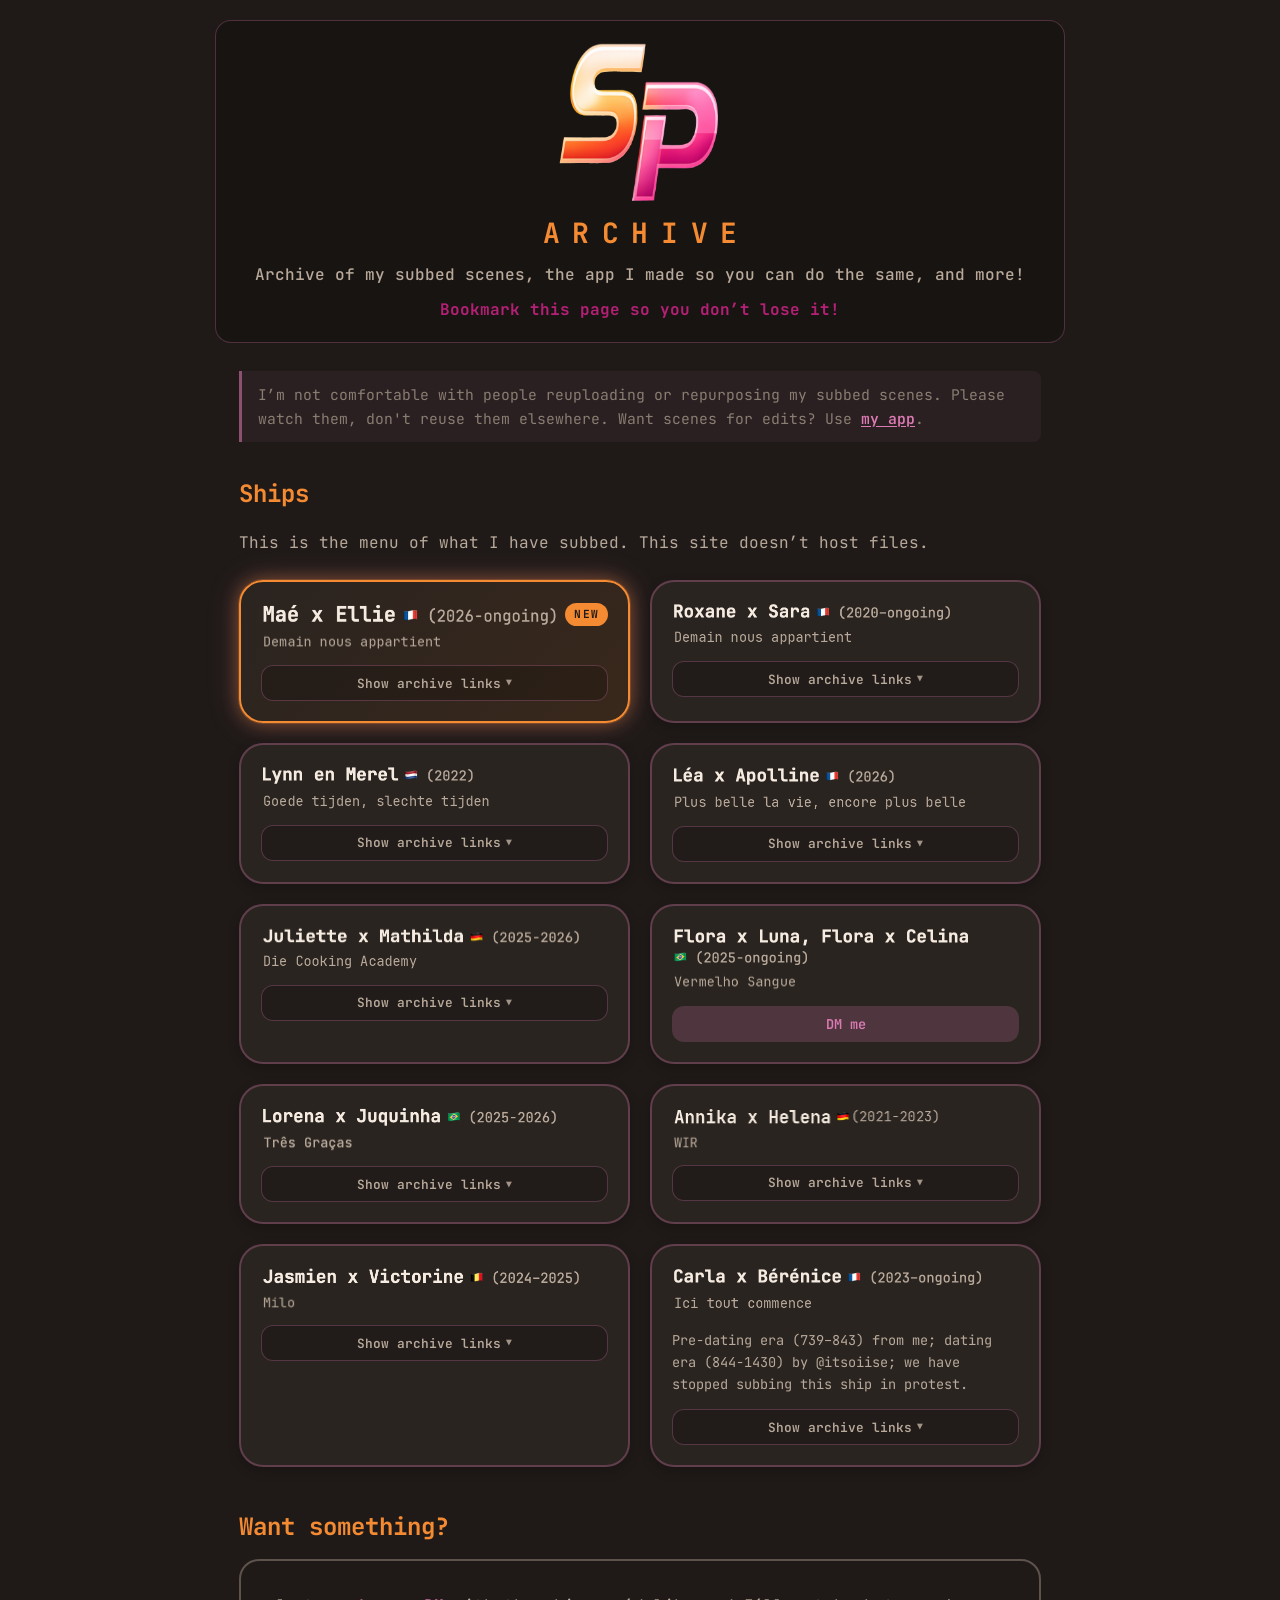
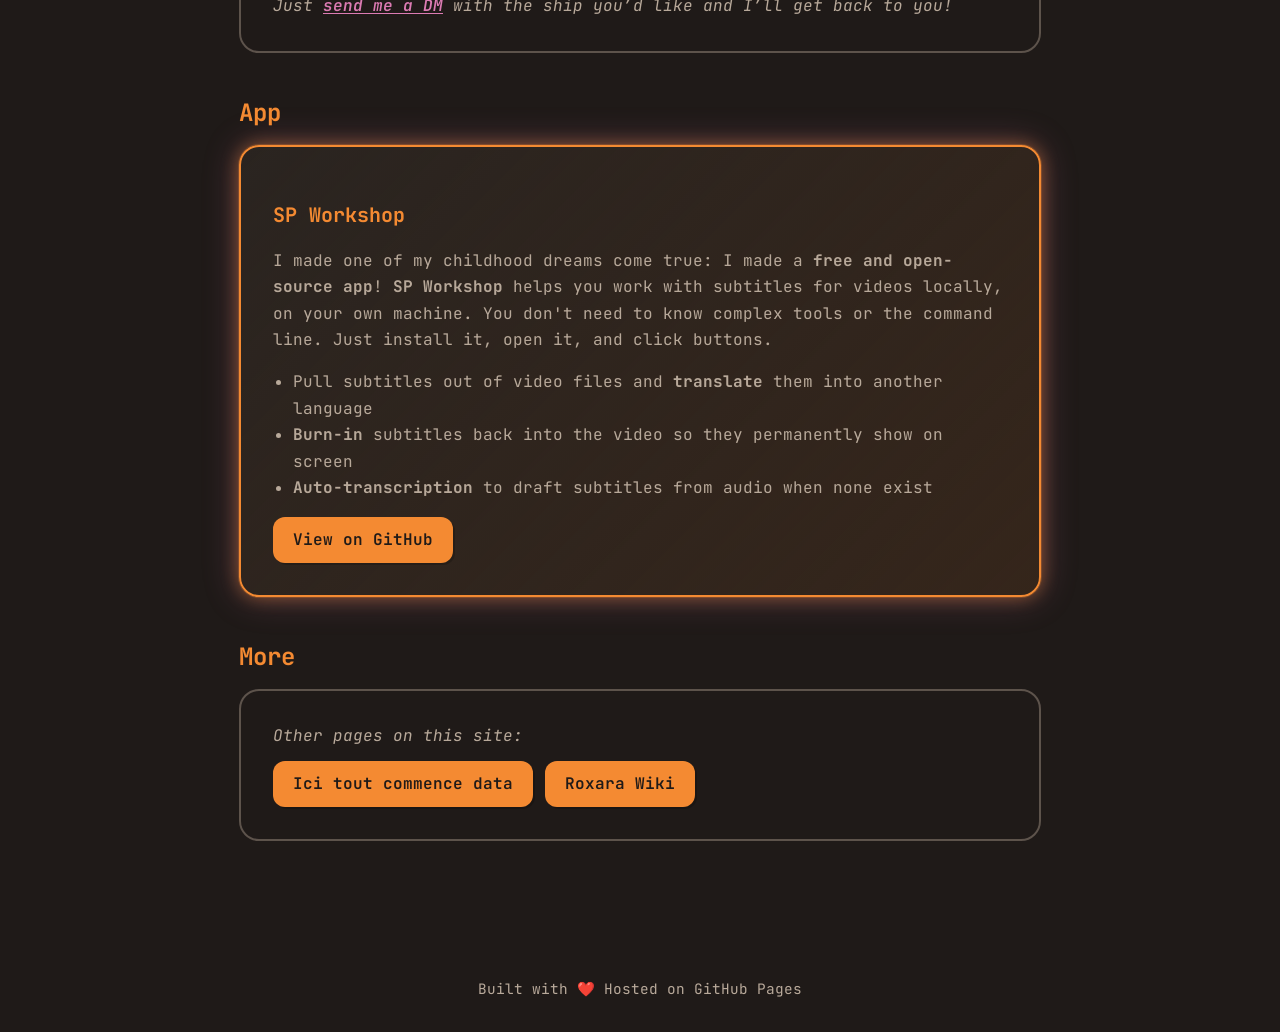
<file: index.html>
<!DOCTYPE html>
<!-- Publish: git add styles.css index.html && git commit -m "Latest site updates" && git push origin main -->
<html lang="en">
<head>
  <!-- head -->
  <meta charset="UTF-8">
  <meta name="viewport" content="width=device-width, initial-scale=1.0">
  <meta name="robots" content="noimageindex">
  <title>SP Landing</title>
  <link rel="icon" href="/images/logo-v6_2.png?v=8" type="image/png" sizes="1024x1024">
  <link rel="apple-touch-icon" href="/images/logo-v6_2.png?v=9">

  <link rel="stylesheet" href="styles.css?v=65">
  <link rel="preconnect" href="https://fonts.googleapis.com">
  <link rel="preconnect" href="https://fonts.gstatic.com" crossorigin>
  <link href="https://fonts.googleapis.com/css2?family=JetBrains+Mono:wght@400;500;600;700&display=swap" rel="stylesheet">
</head>
<body>
  <!-- logo -->
  <header>
    <div class="hero-inner">
      <h1 class="site-banner">
        <div class="logo-wrap">
          <img src="/images/logo-v6_2.png?v=9" alt="SP - slappepolsen's archive" class="site-logo-img" width="1024" height="1024" decoding="async">
        </div>
        <span class="archive-title">ARCHIVE</span>
      </h1>
      <p class="tagline">Archive of my subbed scenes, the app I made so you can do the same, and more!</p>
      <p class="bookmark-hint">Bookmark this page so you don’t lose it!</p>
    </div>
  </header>

  <!-- main -->
  <main>
    <blockquote class="page-note">
      <p>I’m not comfortable with people reuploading or repurposing my subbed scenes. Please watch them, don't reuse them elsewhere. Want scenes for edits? Use <a href="#app">my app</a>.</p>
    </blockquote>
    <!-- ships -->
    <section id="ships" class="section">
      <h2>Ships</h2>
      <p class="section-intro">This is the menu of what I have subbed. This site doesn’t host files.</p>
      <div class="ship-grid">
        <article class="ship-card ship-card--new">
          <div class="ship-content">
            <h3>
              <img class="ship-name" src="/images/ships/me.png" alt="" width="259" height="21" decoding="async">
              <span class="ship-new-badge">New</span>
            </h3>
            <img class="ship-show" src="/images/shows/rs.png" alt="" width="182" height="24" decoding="async">
            <details class="ship-archive">
              <summary class="ship-archive-summary">Show archive links</summary>
              <div class="ship-archive-stack" role="group" aria-label="Subbed clips archive">
                <a href="https://drive.google.com/drive/folders/1iQRsmG6mcmPzmFEVxaIiA6pqY-mNQBLS" class="ship-link ship-link--archive" target="_blank" rel="noopener noreferrer">Google Drive</a>
              </div>
            </details>
          </div>
        </article>

        <article class="ship-card">
          <div class="ship-content">
            <h3><img class="ship-name" src="/images/ships/rs.png" alt="" width="280" height="20" decoding="async"></h3>
            <img class="ship-show" src="/images/shows/rs.png" alt="" width="182" height="24" decoding="async">
            <details class="ship-archive">
              <summary class="ship-archive-summary">Show archive links</summary>
              <div class="ship-archive-stack" role="group" aria-label="Google Drive folders by episode range">
                <a href="https://drive.google.com/drive/u/5/folders/1diksIqbkgUzxgyTc0QwGzxMrto0zjou2" class="ship-link ship-link--archive" target="_blank" rel="noopener noreferrer">1</a>
                <a href="https://drive.google.com/drive/u/5/folders/1KJTfgGr6PJChS2Y0EFQhUF4gZ69anzTd" class="ship-link ship-link--archive" target="_blank" rel="noopener noreferrer">2</a>
                <a href="https://drive.google.com/drive/u/5/folders/1EneAk29c0duD5KR3u5atwDvj4R58VdaF" class="ship-link ship-link--archive" target="_blank" rel="noopener noreferrer">3</a>
                <a href="https://drive.google.com/drive/u/5/folders/1H8QeHTMH8fcSukjvWxzI3VFJ0Y5z62Vg" class="ship-link ship-link--archive" target="_blank" rel="noopener noreferrer">4</a>
                <a href="https://drive.google.com/drive/u/5/folders/1pUuwDYg0fLdz8GgdOcMj-SrX4BvqmKPq" class="ship-link ship-link--archive" target="_blank" rel="noopener noreferrer">5</a>
              </div>
            </details>
          </div>
        </article>

        <article class="ship-card">
          <div class="ship-content">
            <h3><img class="ship-name" src="/images/ships/lm.png" alt="" width="214" height="21" decoding="async"></h3>
            <img class="ship-show" src="/images/shows/lm.png?v=2" alt="" width="231" height="24" decoding="async">
            <details class="ship-archive">
              <summary class="ship-archive-summary">Show archive links</summary>
              <div class="ship-archive-stack" role="group" aria-label="Subbed clips archive">
                <a href="https://drive.google.com/drive/folders/1RRWy4MaoSENPTz7QhD-xjDiULBvlFqBI?usp=sharing" class="ship-link ship-link--archive" target="_blank" rel="noopener noreferrer">Google Drive</a>
              </div>
            </details>
          </div>
        </article>

        <article class="ship-card">
          <div class="ship-content">
            <h3><img class="ship-name" src="/images/ships/la.png" alt="" width="224" height="22" decoding="async"></h3>
            <img class="ship-show" src="/images/shows/la.png?v=2" alt="" width="296" height="24" decoding="async">
            <details class="ship-archive">
              <summary class="ship-archive-summary">Show archive links</summary>
              <div class="ship-archive-stack" role="group" aria-label="Subbed clips archive">
                <a href="https://drive.google.com/drive/folders/1MuvexrOhOiXcAwssu8mx_FdeSqBE9ZDk?usp=drive_link" class="ship-link ship-link--archive" target="_blank" rel="noopener noreferrer">Google Drive</a>
              </div>
            </details>
          </div>
        </article>

        <article class="ship-card">
          <div class="ship-content">
            <h3><img class="ship-name" src="/images/ships/jm.png" alt="" width="320" height="20" decoding="async"></h3>
            <img class="ship-show" src="/images/shows/jm.png" alt="" width="158" height="24" decoding="async">
            <details class="ship-archive">
              <summary class="ship-archive-summary">Show archive links</summary>
              <div class="ship-archive-stack" role="group" aria-label="Subbed clips archive">
                <a href="https://drive.google.com/drive/folders/1BVjwZ5kk0U0KdSgSIFUlBOPeFzB6vy5g?usp=drive_link" class="ship-link ship-link--archive" target="_blank" rel="noopener noreferrer">Google Drive</a>
              </div>
            </details>
          </div>
        </article>

        <article class="ship-card">
          <div class="ship-content">
            <h3><img class="ship-name" src="/images/ships/fl.png" alt="" width="298" height="41" decoding="async"></h3>
            <img class="ship-show" src="/images/shows/fl.png" alt="" width="126" height="24" decoding="async">
            <a href="https://x.com/messages/compose?recipient_id=1687460884883365888" class="ship-link" target="_blank" rel="noopener noreferrer">DM me</a>
          </div>
        </article>

        <article class="ship-card">
          <div class="ship-content">
            <h3><img class="ship-name" src="/images/ships/lj.png" alt="" width="297" height="21" decoding="async"></h3>
            <img class="ship-show" src="/images/shows/tg.png" alt="" width="93" height="24" decoding="async">
            <details class="ship-archive">
              <summary class="ship-archive-summary">Show archive links</summary>
              <div class="ship-archive-stack" role="group" aria-label="Gofile compilations">
                <a href="https://gofile.io/d/4Op5vZ5e" class="ship-link ship-link--archive" target="_blank" rel="noopener noreferrer">Gofile compile ep. 33-50 (watermarked)</a>
                <a href="https://gofile.io/d/GcxPF9NK" class="ship-link ship-link--archive" target="_blank" rel="noopener noreferrer">Gofile compile ep. 53-83</a>
              </div>
            </details>
          </div>
        </article>

        <article class="ship-card">
          <div class="ship-content">
            <h3><img class="ship-name" src="/images/ships/ah.png?v=3" alt="" width="270" height="20" decoding="async"></h3>
            <img class="ship-show" src="/images/shows/ah.png" alt="" width="28" height="24" decoding="async">
            <details class="ship-archive">
              <summary class="ship-archive-summary">Show archive links</summary>
              <div class="ship-archive-stack" role="group" aria-label="Subbed clips archive">
                <a href="https://drive.google.com/drive/folders/1qWfG_SepPJStQTXX8Nxu5h0m6cuhs4k4?usp=sharing" class="ship-link ship-link--archive" target="_blank" rel="noopener noreferrer">Google Drive</a>
              </div>
            </details>
          </div>
        </article>

        <article class="ship-card">
          <div class="ship-content">
            <h3><img class="ship-name" src="/images/ships/jv.png" alt="" width="320" height="20" decoding="async"></h3>
            <img class="ship-show" src="/images/shows/jv.png" alt="" width="36" height="24" decoding="async">
            <details class="ship-archive">
              <summary class="ship-archive-summary">Show archive links</summary>
              <div class="ship-archive-stack" role="group" aria-label="Subbed clips archive">
                <a href="https://drive.google.com/drive/folders/1nrF7_iJtTFs4cxCz68pfp3gTjmLeyBkq" class="ship-link ship-link--archive" target="_blank" rel="noopener noreferrer">Google Drive</a>
              </div>
            </details>
          </div>
        </article>

        <article class="ship-card">
          <div class="ship-content">
            <h3><img class="ship-name" src="/images/ships/cb.png" alt="" width="311" height="21" decoding="async"></h3>
            <img class="ship-show" src="/images/shows/cb.png" alt="" width="142" height="24" decoding="async">
            <p class="ship-meta">Pre-dating era (739–843) from me; dating era (844-1430) by @itsoiise; we have stopped subbing this ship in protest.</p>
            <details class="ship-archive">
              <summary class="ship-archive-summary">Show archive links</summary>
              <div class="ship-archive-stack" role="group" aria-label="MEGA and fan updates">
                <a href="https://mega.nz/folder/c7dG3ZqA#QUT_Y7oYmTsNNB8izIj5YQ" class="ship-link ship-link--archive" target="_blank" rel="noopener noreferrer">MEGA pre-dating era (739–843)</a>
                <a href="https://x.com/itsoiise" class="ship-link ship-link--social" target="_blank" rel="noopener noreferrer">@itsoiise dating era (844+)</a>
              </div>
            </details>
          </div>
        </article>

      </div>
    </section>

    <!-- dm -->
    <section id="dm" class="section highlight-section">
      <h2>Want something?</h2>
      <div class="more-box">
        <p>Just <a href="https://x.com/messages/compose?recipient_id=1687460884883365888" target="_blank" rel="noopener noreferrer">send me a DM</a> with the ship you’d like and I’ll get back to you!</p>
      </div>
    </section>

    <!-- app block -->
    <section id="app" class="section highlight-section">
      <h2>App</h2>
      <div class="app-box">
        <div class="app-content">
          <h3>SP Workshop</h3>
          <p>I made one of my childhood dreams come true: I made a <strong>free and open-source app</strong>! <strong>SP Workshop</strong> helps you work with subtitles for videos locally, on your own machine. You don't need to know complex tools or the command line. Just install it, open it, and click buttons.</p>
          <ul>
            <li>Pull subtitles out of video files and <strong>translate</strong> them into another language</li>
            <li><strong>Burn-in</strong> subtitles back into the video so they permanently show on screen</li>
            <li><strong>Auto-transcription</strong> to draft subtitles from audio when none exist</li>
          </ul>
          <a href="https://github.com/slappepolsen/sp-workshop" class="app-link" target="_blank" rel="noopener noreferrer">
            View on GitHub
          </a>
        </div>
      </div>
    </section>

    <!-- more -->
    <section id="more" class="section">
      <h2>More</h2>
      <div class="more-box">
        <p>Other pages on this site:</p>
        <div class="more-links">
          <a href="/itc-credits" class="app-link">Ici tout commence data</a>
          <a href="/roxara" class="app-link">Roxara Wiki</a>
        </div>
      </div>
    </section>
  </main>

  <!-- footer -->
  <footer>
    <p>Built with ❤️ Hosted on GitHub Pages</p>
  </footer>
</body>
</html>
</file>
<file: styles.css>
@import url('https://fonts.googleapis.com/css2?family=JetBrains+Mono:wght@400;500;600&display=swap');

/* palette */
:root {
  --red: #df4300; --red-d: #be3900;
  --orange: #f48a32; --orange-d: #cf752b;
  --pink: #dc7bb3; --pink-d: #bb6998;
  --purple: #c46ea1; --dark-pink: #b42075; --dark-pink-d: #991b63;
  --bg: #1f1a18; --card: #2a2420; --text: #f5ebe0; --muted: #b8a99a; --muted2: #8a7e72;
  --heading-section: 1.5rem;
  --heading-hero: 1.75rem;
  --intro-text: 1rem;
  --page-max: 850px;
  --page-pad-inline: 1.5rem;
}

*, *::before, *::after { box-sizing: border-box; }
body { margin: 0; font-family: 'JetBrains Mono', monospace; background: var(--bg); color: var(--text); line-height: 1.65; min-height: 100vh; }

/* logo */
.site-banner {
  margin: 0;
  font-size: 100%;
  font-weight: inherit;
  display: flex;
  flex-direction: column;
  align-items: center;
  gap: 0.25rem;
  line-height: 1.1;
}
.logo-wrap {
  max-width: min(168px, 38vw);
  flex-shrink: 0;
  line-height: 0;
}
.site-logo-img {
  display: block;
  width: 100%;
  height: auto;
}
.archive-title {
  font-family: 'JetBrains Mono', monospace;
  font-size: var(--heading-hero);
  font-weight: 700;
  letter-spacing: 0.45em;
  text-indent: 0.45em;
  line-height: 1.25;
  text-transform: uppercase;
  color: var(--orange);
}
.tagline { 
  font-family: 'JetBrains Mono', monospace; 
  font-weight: 500; 
  color: var(--muted); 
  margin: 0.75rem 0 0; 
  font-size: var(--intro-text);
  line-height: 1.65;
}
.bookmark-hint {
  font-family: 'JetBrains Mono', monospace;
  font-weight: 700;
  color: var(--dark-pink);
  margin: 0.65rem 0 0;
  font-size: 1rem;
  line-height: 1.5;
}
.page-note {
  margin: 0 0 2rem;
  padding: 0.75rem 1rem;
  border-left: 3px solid rgba(220, 123, 179, 0.55);
  background: rgba(220, 123, 179, 0.06);
  border-radius: 0 8px 8px 0;
  color: var(--muted2);
}
.page-note p {
  margin: 0;
  font-size: 0.92rem;
  line-height: 1.6;
}
.page-note a {
  color: var(--pink);
  font-weight: 600;
  text-decoration: underline;
  text-underline-offset: 0.15em;
}
.page-note a:hover {
  color: var(--orange);
}

/* page shell */
header { padding: 1.25rem var(--page-pad-inline) 0.5rem; }
.hero-inner {
  max-width: var(--page-max);
  margin-left: auto;
  margin-right: auto;
  padding: 1.35rem 1.35rem 1.25rem;
  background: rgba(0, 0, 0, 0.22);
  border: 1px solid rgba(220, 123, 179, 0.28);
  border-radius: 16px;
  text-align: center;
}
main { max-width: var(--page-max); margin: 0 auto; padding: 1.25rem var(--page-pad-inline) 4rem; }
h2 { font-family: 'JetBrains Mono', monospace; font-size: var(--heading-section); color: var(--orange); margin-bottom: 0.75rem; }
.section-intro { font-size: var(--intro-text); color: var(--muted); margin-bottom: 1.5rem; line-height: 1.65; }
.section-intro a,
.more-box a:not(.app-link) {
  color: var(--pink);
  font-weight: 600;
  text-decoration: underline;
  text-underline-offset: 0.15em;
}
.section-intro a:hover,
.more-box a:not(.app-link):hover {
  color: var(--orange);
}
.section { margin-bottom: 2.5rem; }

/* pairing cards */
.ship-grid { display: grid; grid-template-columns: repeat(auto-fill, minmax(260px, 1fr)); gap: 1.25rem; }
.ship-card {
  background: var(--card);
  border-radius: 24px;
  overflow: hidden;
  border: 2px solid rgba(220,123,179,0.3);
  box-shadow: 0 4px 12px rgba(0,0,0,0.2);
  transition: transform 0.2s, box-shadow 0.2s;
}

.ship-card:hover { transform: translateY(-4px); box-shadow: 0 8px 24px rgba(220,123,179,0.2); border-color: var(--pink); }
.ship-card--new {
  background: linear-gradient(135deg, var(--card) 0%, rgba(244,138,50,0.12) 100%);
  border-color: var(--orange);
  box-shadow: 0 0 0 1px rgba(244,138,50,0.22), 0 0 18px rgba(244,138,50,0.4), 0 0 32px rgba(220,123,179,0.22);
}
.ship-card--new:hover {
  border-color: var(--orange);
  box-shadow: 0 0 0 1px rgba(244,138,50,0.3), 0 8px 24px rgba(244,138,50,0.35);
}
.ship-new-badge {
  display: inline-block;
  flex-shrink: 0;
  padding: 0.12rem 0.55rem;
  font-size: 0.7rem;
  font-weight: 700;
  letter-spacing: 0.12em;
  text-transform: uppercase;
  color: var(--bg);
  background: var(--orange);
  border-radius: 999px;
}
.ship-content { padding: 1.25rem; }
.ship-content h3 { margin: 0 0 0.25rem; }
.ship-card--new h3 {
  display: flex;
  align-items: center;
  flex-wrap: nowrap;
  gap: 0.45rem;
}
.ship-name,
.ship-show {
  display: block;
  max-width: 100%;
  height: auto;
}
.ship-card--new .ship-name {
  flex: 1 1 auto;
  min-width: 0;
  width: auto;
}
.ship-show {
  margin: 0 0 0.7rem;
}
.ship-content > .ship-link { margin-top: 0.65rem; }
.ship-meta { color: var(--muted); font-size: 0.85rem; }
.ship-link {
  display: flex;
  justify-content: center;
  align-items: center;
  text-align: center;
  width: 100%;
  min-width: 0;
  box-sizing: border-box;
  padding: 0.45rem 1rem;
  background: rgba(220,123,179,0.2);
  color: var(--pink);
  text-decoration: none;
  border-radius: 12px;
  font-size: 0.85rem;
  font-weight: 600;
  transition: all 0.2s;
}
.ship-link:hover { background: var(--pink-d); color: var(--bg); }
.ship-link--social {
  background: rgba(184, 169, 154, 0.15);
  color: var(--muted);
  border: 1px solid rgba(184, 169, 154, 0.35);
}
.ship-link--social:hover {
  background: rgba(244, 138, 50, 0.25);
  color: var(--text);
}

/* fan archive */
.ship-archive {
  margin-top: 0.65rem;
  border: 0;
  padding: 0;
} 
.ship-archive-summary {
  list-style: none;
  cursor: pointer;
  display: flex;
  align-items: center;
  justify-content: center;
  width: 100%;
  box-sizing: border-box;
  padding: 0.4rem 0.75rem;
  font-family: 'JetBrains Mono', monospace;
  font-size: 0.8rem;
  font-weight: 600;
  color: var(--muted);
  background: rgba(0, 0, 0, 0.2);
  border: 1px solid rgba(220, 123, 179, 0.28);
  border-radius: 12px;
  transition: background 0.2s, border-color 0.2s, color 0.2s;
  user-select: none;
}
.ship-archive-summary::-webkit-details-marker { display: none; }
.ship-archive-summary::after {
  content: " ▼";
  font-size: 0.75em;
  opacity: 0.85;
  margin-left: 0.35rem;
}
.ship-archive[open] .ship-archive-summary::after { content: " ▲"; }
.ship-archive-summary:hover {
  background: rgba(220, 123, 179, 0.12);
  border-color: rgba(220, 123, 179, 0.45);
  color: var(--text);
}
.ship-archive-summary:focus-visible {
  outline: 2px solid var(--pink);
  outline-offset: 2px;
}
.ship-archive[open] .ship-archive-summary {
  border-radius: 12px 12px 0 0;
  margin-bottom: 0;
  border-bottom-color: transparent;
}
.ship-archive:not([open]) .ship-archive-summary { border-radius: 12px; }

.ship-archive-stack {
  display: flex;
  flex-direction: column;
  gap: 0.5rem;
  padding: 0.5rem 0.5rem 0.6rem;
  border-radius: 0 0 12px 12px;
  background: rgba(0, 0, 0, 0.18);
  border: 1px solid rgba(220, 123, 179, 0.22);
  border-top: 0;
}

/* app */
.highlight-section .app-box { background: linear-gradient(135deg, var(--card) 0%, rgba(244,138,50,0.1) 100%); border: 2px solid var(--orange); border-radius: 20px; padding: 2rem; box-shadow: 0 0 0 1px rgba(244,138,50,0.22), 0 0 18px rgba(244,138,50,0.45), 0 0 36px rgba(220,123,179,0.28); }
.app-content h3 { font-family: 'JetBrains Mono', monospace; font-size: 1.25rem; margin-bottom: 1rem; color: var(--orange); }
.app-content p, .app-content ul { color: var(--muted); margin-bottom: 1rem; }
.app-content ul { padding-left: 1.25rem; }
.app-link { display: inline-block; padding: 0.6rem 1.25rem; background: var(--orange); color: var(--bg); text-decoration: none; font-weight: 600; border-radius: 12px; transition: all 0.2s; box-shadow: 2px 2px 0 rgba(0,0,0,0.2); }
.app-link:hover { background: var(--orange-d); transform: translate(1px, 1px); box-shadow: 1px 1px 0 rgba(0,0,0,0.2); }

/* more */
.more-box { background: transparent; border: 2px solid rgba(184,169,154,0.4); border-radius: 20px; padding: 2rem; }
.more-box p { color: var(--muted); margin: 0; font-style: italic; }
.more-links { display: flex; flex-wrap: wrap; gap: 0.75rem; margin-top: 0.75rem; }

/* footer */
footer { text-align: center; padding: 2rem; }
footer p { margin: 0; font-size: 0.9rem; color: var(--muted); }

@media (max-width: 600px) { .ship-grid { grid-template-columns: 1fr; } }
</file>
